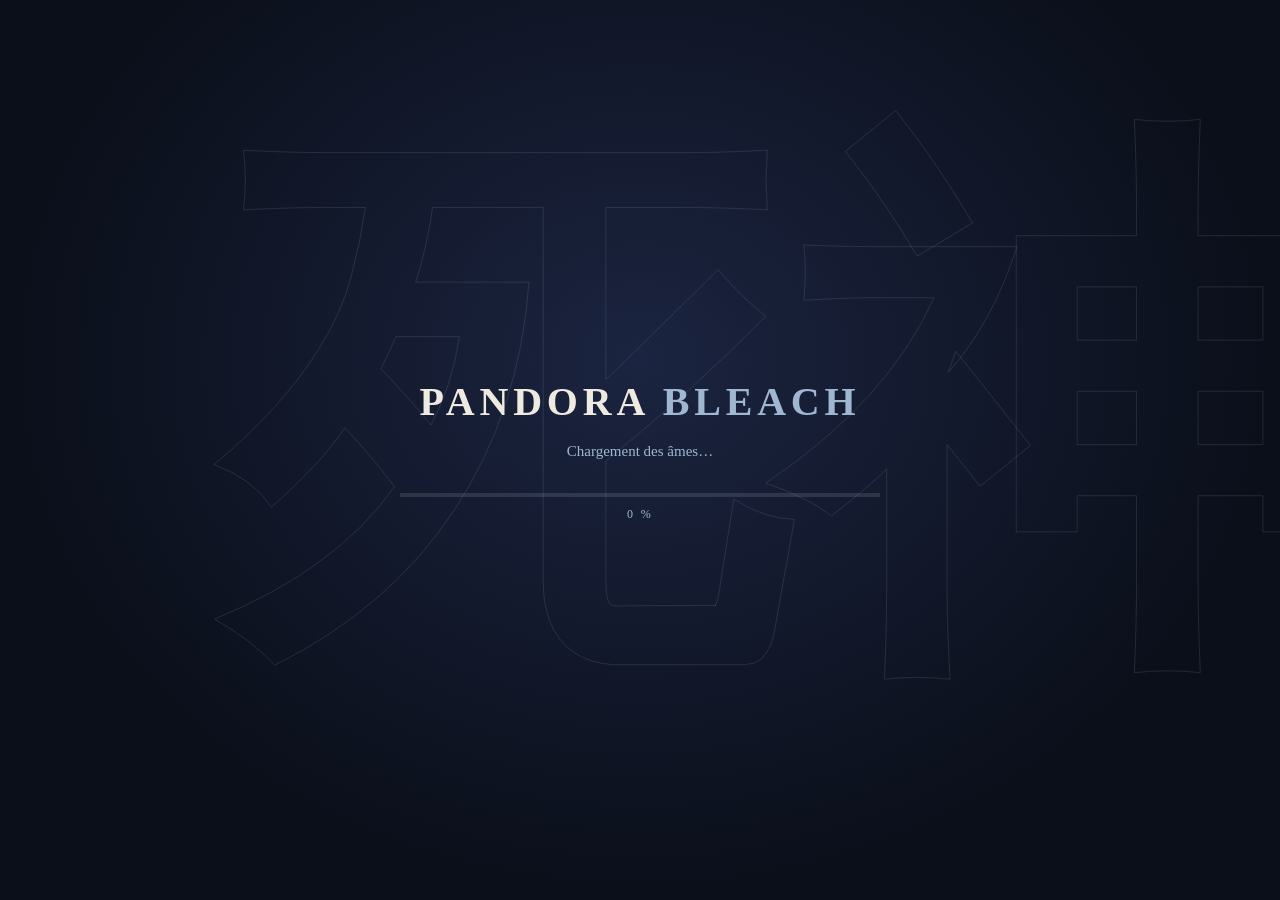
<file: hud/loading/index.html>
<!doctype html>
<html lang="fr">
    <head>
        <meta charset="utf-8">
        <meta name="viewport" content="width=device-width, initial-scale=1">
        <title>Pandora Bleach</title>
        <link rel="stylesheet" href="style.css">
        <script src="index.js"></script>
    </head>
    <body>
        <div class="kanji_bg" aria-hidden="true">死神</div>

        <div class="center">
            <div class="logo">PANDORA <span>BLEACH</span></div>
            <div class="tip" id="tip">Chargement des âmes…</div>
            <div class="bar"><div id="fill"></div></div>
            <div class="percent" id="percent">0 %</div>
        </div>
    </body>
</html>
</file>
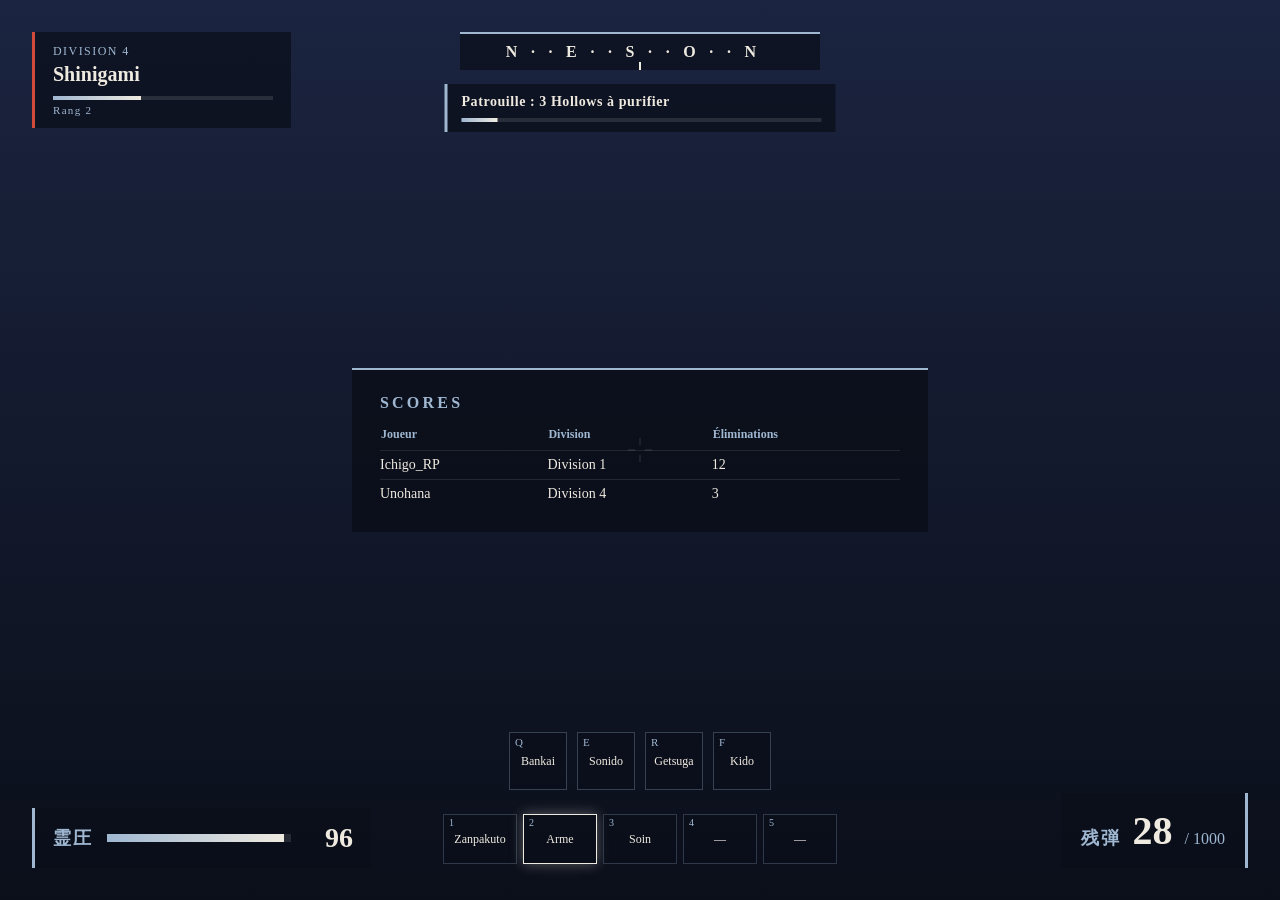
<file: hud/preview/index.html>
<!doctype html>
<html lang="fr">
    <head>
        <meta charset="utf-8">
        <title>Aperçu du HUD Bleach</title>
        <link rel="stylesheet" href="../Client/UI/style.css">
        <style>
            /* Fond de test pour voir la transparence du HUD */
            body { background: linear-gradient(180deg, #1b2440, #0b0f1a); }
        </style>
        <script>
            // Faux objet Events, pour faire tourner le HUD hors de nanos world
            window.__handlers = {};
            window.Events = {
                Subscribe: function (name, fn) { window.__handlers[name] = fn; },
                Call: function () {}
            };
        </script>
        <script src="../Client/UI/index.js"></script>
    </head>
    <body>
        <div id="vignette"></div>
        <div id="hit"></div>
        <div id="toasts"></div>
        <div id="mission">
            <div class="mission_title" id="mission_title">Aucune mission</div>
            <div class="mission_bar"><div id="mission_fill"></div></div>
        </div>
        <div id="player_card">
            <div class="division" id="player_division">DIVISION —</div>
            <div class="name" id="player_name">Shinigami</div>
            <div class="xp_bar"><div id="xp_fill"></div></div>
            <div class="xp_text" id="xp_text">Rang 1</div>
        </div>
        <div id="compass">
            <div class="strip"><span id="compass_strip">N · · E · · S · · O · · N</span></div>
            <div class="marker"></div>
        </div>
        <div id="feed"></div>
        <div id="prompt" class="hidden">
            <span class="key" id="prompt_key">E</span>
            <span id="prompt_text">Ramasser</span>
        </div>
        <div id="crosshair"><span></span><span></span><span></span><span></span></div>
        <div id="scoreboard" class="hidden">
            <div class="sb_title">SCORES</div>
            <table>
                <thead><tr><th>Joueur</th><th>Division</th><th>Éliminations</th></tr></thead>
                <tbody id="score_rows"></tbody>
            </table>
        </div>
        <div id="death" class="hidden">
            <div class="death_title">Tu es tombé</div>
            <div class="death_timer">Réapparition dans <span id="death_seconds">5</span> s</div>
        </div>
        <div id="abilities">
            <div class="slot" data-slot="0"><span class="key">Q</span><span class="label">Bankai</span><div class="cd"></div></div>
            <div class="slot" data-slot="1"><span class="key">E</span><span class="label">Sonido</span><div class="cd"></div></div>
            <div class="slot" data-slot="2"><span class="key">R</span><span class="label">Getsuga</span><div class="cd"></div></div>
            <div class="slot" data-slot="3"><span class="key">F</span><span class="label">Kido</span><div class="cd"></div></div>
        </div>
        <div id="hotbar">
            <div class="hot" data-hot="0"><span class="num">1</span><span class="label">Zanpakuto</span></div>
            <div class="hot active" data-hot="1"><span class="num">2</span><span class="label">Arme</span></div>
            <div class="hot" data-hot="2"><span class="num">3</span><span class="label">Soin</span></div>
            <div class="hot" data-hot="3"><span class="num">4</span><span class="label">—</span></div>
            <div class="hot" data-hot="4"><span class="num">5</span><span class="label">—</span></div>
        </div>
        <div id="chat"><div id="chat_log"></div></div>
        <div id="health_container">
            <span class="kanji">霊圧</span>
            <div class="bar"><div id="health_fill"></div></div>
            <span id="health_current">100</span>
        </div>
        <div id="weapon_ammo_container">
            <span class="kanji">残弾</span>
            <span id="weapon_ammo_clip">30</span>
            <span id="weapon_ammo_bag">/ 1000</span>
        </div>

        <script>
            // Simulation de tout le HUD : vie, munitions, boussole, événements, chat, mission, capacités, dégâts, scores et mort
            let hp = 100, clip = 30, heading = 0, tick = 0, mission = 0, cd = 0;
            const h = window.__handlers;
            if (h.UpdatePlayer) h.UpdatePlayer("Shinigami", 4);
            if (h.UpdateXP) h.UpdateXP(2, 40);
            if (h.SetHotbar) h.SetHotbar(1, "Arme", true);
            if (h.ClearScore) h.ClearScore();
            if (h.AddScoreRow) { h.AddScoreRow("Ichigo_RP", 1, 12); h.AddScoreRow("Unohana", 4, 3); }
            if (h.ShowScoreboard) h.ShowScoreboard(false);
            setInterval(function () {
                tick++;
                hp = hp > 0 ? hp - 2 : 100;
                clip = clip > 0 ? clip - 1 : 30;
                heading = (heading + 3) % 360;
                cd = (cd + 0.05) % 1.05;
                if (h.UpdateHealth) h.UpdateHealth(hp);
                if (h.UpdateWeaponAmmo) h.UpdateWeaponAmmo(true, clip, 1000);
                if (h.UpdateCompass) h.UpdateCompass(heading);
                if (h.SetAbility) h.SetAbility(0, "Bankai", cd);
                if (tick % 8 === 0 && h.AddFeed) h.AddFeed("Hollow vaincu au Rukongai", "kill");
                if (tick % 12 === 0 && h.AddFeed) h.AddFeed("Raid de Hollows dans 5 min", "alert");
                if (tick % 6 === 0 && h.AddChat) h.AddChat("Ichigo_RP", "On part en patrouille ?");
                if (tick % 10 === 0 && h.AddChat) h.AddChat("Unohana", "Je suis là pour les blessés.");
                if (tick % 5 === 0 && h.ShowPrompt) h.ShowPrompt("E", "Ramasser");
                if (tick % 5 === 2 && h.HidePrompt) h.HidePrompt();
                if (tick % 4 === 0 && h.HitMarker) h.HitMarker();
                if (tick % 15 === 0 && h.Toast) h.Toast("Promotion : tu es maintenant lieutenant");
                mission = (mission + 5) % 105;
                if (h.UpdateMission) h.UpdateMission("Patrouille : 3 Hollows à purifier", mission);
                // Scores (Tab) affichés une fois sur deux cycles pour la démo
                if (h.ShowScoreboard) h.ShowScoreboard(tick % 30 < 6);
            }, 400);
        </script>
    </body>
</html>
</file>
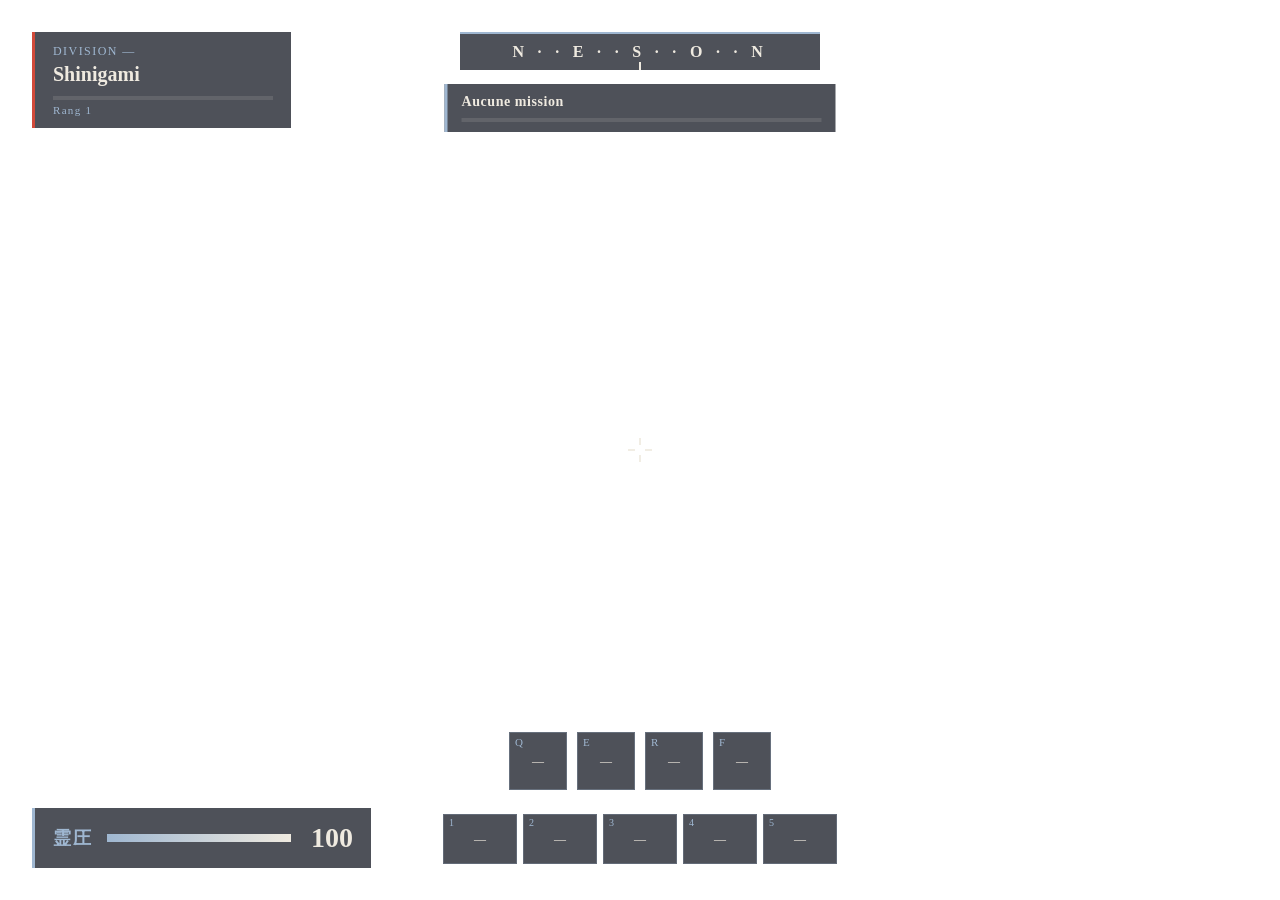
<file: hud/Client/UI/index.html>
<!doctype html>
<html lang="fr">
    <head>
        <meta charset="utf-8">
        <link rel="stylesheet" href="style.css">
        <script src="index.js"></script>
    </head>
    <body>
        <!-- Halo de reiatsu : quand la vie est basse -->
        <div id="vignette"></div>

        <!-- Indicateur de dégâts : sous le réticule -->
        <div id="hit"></div>

        <!-- Notifications : haut centre, sous le bandeau de mission -->
        <div id="toasts"></div>

        <!-- Bandeau de mission -->
        <div id="mission">
            <div class="mission_title" id="mission_title">Aucune mission</div>
            <div class="mission_bar"><div id="mission_fill"></div></div>
        </div>

        <!-- Carte du joueur : haut gauche -->
        <div id="player_card">
            <div class="division" id="player_division">DIVISION —</div>
            <div class="name" id="player_name">Shinigami</div>
            <div class="xp_bar"><div id="xp_fill"></div></div>
            <div class="xp_text" id="xp_text">Rang 1</div>
        </div>

        <!-- Boussole : haut centre -->
        <div id="compass">
            <div class="strip"><span id="compass_strip">N · · E · · S · · O · · N</span></div>
            <div class="marker"></div>
        </div>

        <!-- Fil d'événements : haut droite -->
        <div id="feed"></div>

        <!-- Invite d'action : sous le réticule -->
        <div id="prompt" class="hidden">
            <span class="key" id="prompt_key">E</span>
            <span id="prompt_text">Ramasser</span>
        </div>

        <!-- Réticule : centre -->
        <div id="crosshair"><span></span><span></span><span></span><span></span></div>

        <!-- Tableau des scores (Tab) -->
        <div id="scoreboard" class="hidden">
            <div class="sb_title">SCORES</div>
            <table>
                <thead><tr><th>Joueur</th><th>Division</th><th>Éliminations</th></tr></thead>
                <tbody id="score_rows"></tbody>
            </table>
        </div>

        <!-- Écran de mort -->
        <div id="death" class="hidden">
            <div class="death_title">Tu es tombé</div>
            <div class="death_timer">Réapparition dans <span id="death_seconds">5</span> s</div>
        </div>

        <!-- Capacités : bas centre, au-dessus de la hotbar -->
        <div id="abilities">
            <div class="slot" data-slot="0"><span class="key">Q</span><span class="label">—</span><div class="cd"></div></div>
            <div class="slot" data-slot="1"><span class="key">E</span><span class="label">—</span><div class="cd"></div></div>
            <div class="slot" data-slot="2"><span class="key">R</span><span class="label">—</span><div class="cd"></div></div>
            <div class="slot" data-slot="3"><span class="key">F</span><span class="label">—</span><div class="cd"></div></div>
        </div>

        <!-- Hotbar : bas centre -->
        <div id="hotbar">
            <div class="hot" data-hot="0"><span class="num">1</span><span class="label">—</span></div>
            <div class="hot" data-hot="1"><span class="num">2</span><span class="label">—</span></div>
            <div class="hot" data-hot="2"><span class="num">3</span><span class="label">—</span></div>
            <div class="hot" data-hot="3"><span class="num">4</span><span class="label">—</span></div>
            <div class="hot" data-hot="4"><span class="num">5</span><span class="label">—</span></div>
        </div>

        <!-- Menu pause : au centre, caché par défaut -->
        <div id="pause" class="hidden">
            <div class="pause_title">PAUSE</div>
            <button type="button" onclick="Events.Call('PauseAction', 'resume')">Reprendre</button>
            <button type="button" onclick="Events.Call('PauseAction', 'help')">Aide des commandes</button>
            <button type="button" onclick="Events.Call('PauseAction', 'quit')">Quitter le serveur</button>
        </div>

        <!-- Chat : bas gauche, au-dessus de la vie -->
        <div id="chat">
            <div id="chat_log"></div>
        </div>

        <!-- Reiatsu (vie) : bas gauche -->
        <div id="health_container">
            <span class="kanji">霊圧</span>
            <div class="bar"><div id="health_fill"></div></div>
            <span id="health_current">100</span>
        </div>

        <!-- Munitions : bas droite -->
        <div id="weapon_ammo_container">
            <span class="kanji">残弾</span>
            <span id="weapon_ammo_clip">30</span>
            <span id="weapon_ammo_bag">/ 1000</span>
        </div>
    </body>
</html>
</file>
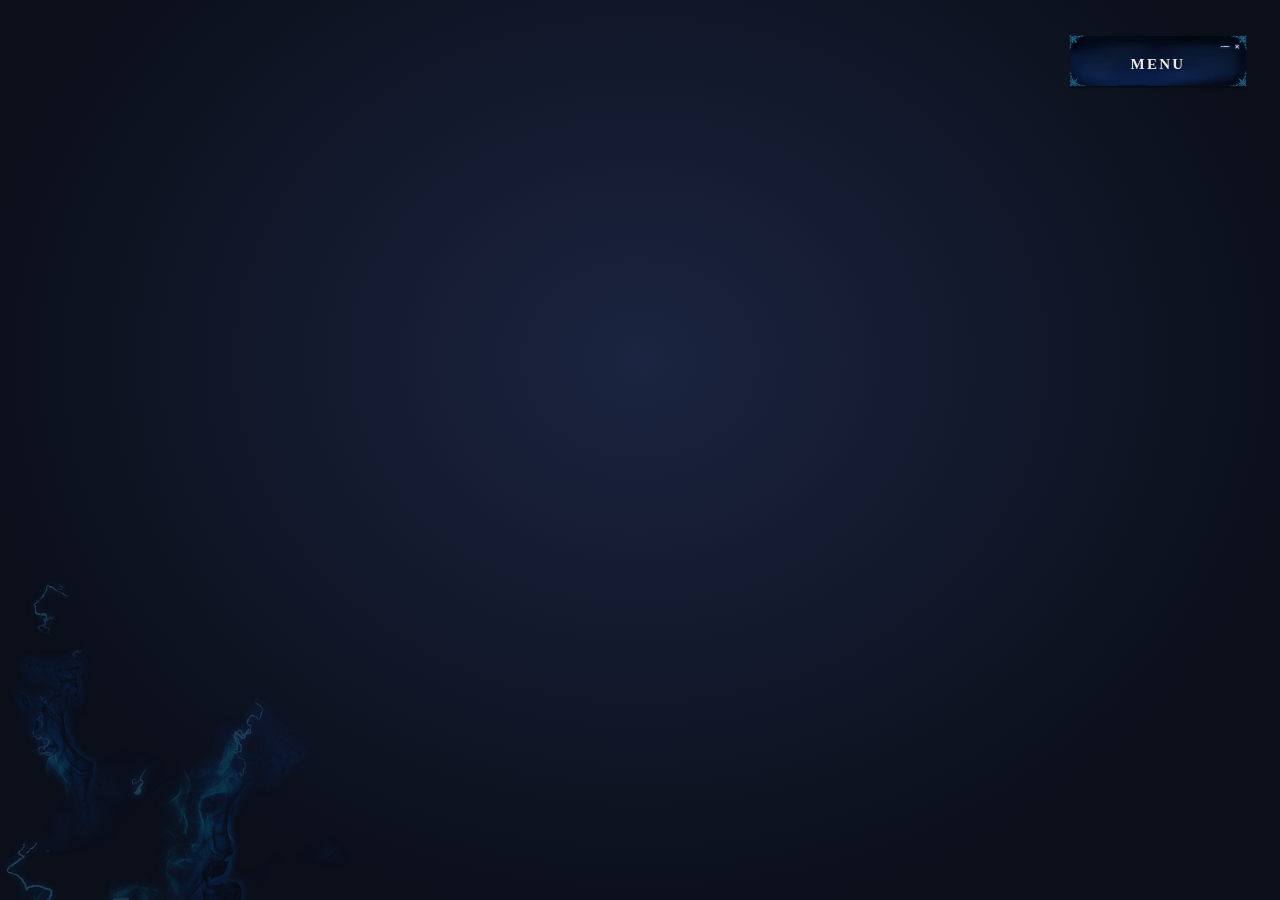
<file: hud/preview/menu.html>
<!doctype html>
<html lang="fr">
    <head>
        <meta charset="utf-8">
        <title>Menu HUD Bleach</title>
        <style>
            body {
                margin: 0;
                height: 100vh;
                overflow: hidden;
                background: radial-gradient(ellipse at 50% 40%, #1b2440, #0b0f1a 75%);
                font-family: "Shippori Mincho B1", "Yu Mincho", serif;
                color: #efeae0;
            }

            .smoke {
                position: absolute;
                left: 0;
                bottom: 0;
                width: 360px;
                opacity: 0.25;
                pointer-events: none;
            }

            #open_menu {
                position: absolute;
                right: 32px;
                top: 32px;
                width: 180px;
                height: 64px;
                padding: 0;
                border: 16px solid transparent;
                border-image: url("../asset/cadre_petit.png") 40 fill / 16px stretch;
                background: transparent;
                color: #efeae0;
                font-family: inherit;
                font-size: 15px;
                font-weight: 700;
                letter-spacing: 0.15em;
                cursor: pointer;
            }
            #open_menu:hover { filter: brightness(1.2); }

            #menu {
                position: absolute;
                left: 50%;
                top: 50%;
                width: 640px;
                height: 432px;
                transform: translate(-50%, -50%);
                box-sizing: border-box;
                border: 48px solid transparent;
                border-image: url("../asset/cadre_large.png") 48 fill / 48px stretch;
                display: none;
                flex-direction: column;
                align-items: center;
                padding: 0;
            }
            #menu.open { display: flex; }

            #menu .title {
                margin-top: 10px;
                font-size: 26px;
                font-weight: 800;
                letter-spacing: 0.3em;
                color: #efeae0;
                text-shadow: 0 0 14px rgba(159, 183, 209, 0.7);
            }

            #menu .buttons {
                margin-top: 16px;
                display: flex;
                flex-direction: column;
                gap: 8px;
                align-items: center;
            }
            #menu.rolling .buttons { display: none; }

            #menu button.option {
                width: 300px;
                height: 48px;
                padding: 0;
                border: 12px solid transparent;
                border-image: url("../asset/cadre_petit.png") 40 fill / 12px stretch;
                background: transparent;
                color: #efeae0;
                font-family: inherit;
                font-size: 16px;
                cursor: pointer;
            }
            #menu button.option:hover { filter: brightness(1.25); }

            #close_menu {
                position: absolute;
                right: -32px;
                top: -38px;
                width: 56px;
                height: 56px;
                padding: 0;
                border: none;
                background: transparent;
                cursor: pointer;
            }

            /* ===== Reroll : roue de zanpakuto en 3D ===== */
            #roll {
                display: none;
                flex-direction: column;
                align-items: center;
                margin-top: 6px;
            }
            #menu.rolling #roll { display: flex; }

            .stage {
                position: relative;
                width: 420px;
                height: 250px;
                perspective: 1000px;
            }
            /* La roue est inclinée vers le haut pour donner de la profondeur */
            .wheel {
                position: absolute;
                left: 50%;
                top: 50%;
                width: 0;
                height: 0;
                transform-style: preserve-3d;
                transform: rotateX(-14deg) rotateY(0deg);
                transition: transform 6.5s cubic-bezier(0.05, 0.75, 0.15, 1);
            }
            .card {
                position: absolute;
                width: 96px;
                height: 120px;
                left: -48px;
                top: -60px;
                display: flex;
                flex-direction: column;
                align-items: center;
                justify-content: center;
                gap: 4px;
                background: rgba(11, 15, 26, 0.85);
                border: 1px solid rgba(159, 183, 209, 0.55);
                box-shadow: inset 0 0 20px rgba(159, 183, 209, 0.25);
                backface-visibility: hidden;
            }
            .card .kanji {
                font-size: 48px;
                font-weight: 800;
                color: #efeae0;
                line-height: 1;
            }
            .card .label {
                font-size: 10px;
                letter-spacing: 0.1em;
                color: #9fb7d1;
            }
            .card.win {
                border-color: #efeae0;
                box-shadow: 0 0 34px rgba(239, 234, 224, 0.9), inset 0 0 26px rgba(159, 183, 209, 0.5);
            }

            /* Anneau de choc à l'arrêt */
            .ring {
                position: absolute;
                left: 50%;
                top: 50%;
                width: 300px;
                height: 300px;
                margin: -150px 0 0 -150px;
                border-radius: 50%;
                border: 2px solid #efeae0;
                transform: scale(0.2);
                opacity: 0;
                pointer-events: none;
            }
            .ring.go { animation: shock 1s ease-out forwards; }
            @keyframes shock {
                0% { transform: scale(0.2); opacity: 0.9; }
                100% { transform: scale(1.4); opacity: 0; }
            }

            #roll_result {
                margin-top: 4px;
                min-height: 48px;
                font-size: 18px;
                text-align: center;
                color: #efeae0;
                opacity: 0;
                transition: opacity 0.5s ease;
            }
            #roll_result.show { opacity: 1; }
            #roll_result small {
                display: block;
                margin-top: 6px;
                font-size: 12px;
                color: #9fb7d1;
                cursor: pointer;
            }
        </style>
    </head>
    <body>
        <img class="smoke" src="../asset/fumee.png" alt="">

        <button id="open_menu" type="button">MENU</button>

        <div id="menu" role="dialog" aria-labelledby="menu_title">
            <button id="close_menu" type="button" aria-label="Fermer"></button>
            <div class="title" id="menu_title">MENU</div>

            <div class="buttons">
                <button class="option" type="button">Inventaire</button>
                <button class="option" type="button">Missions</button>
                <button class="option" type="button">Division</button>
                <button class="option" type="button">Aide des commandes</button>
                <button class="option" id="reroll_btn" type="button">Reroll</button>
            </div>

            <div id="roll">
                <div class="stage">
                    <div class="wheel" id="wheel"></div>
                    <div class="ring" id="ring"></div>
                </div>
                <div id="roll_result">
                    <span id="roll_text"></span>
                    <small id="roll_back">Clique pour revenir</small>
                </div>
            </div>
        </div>

        <script>
            const menu = document.getElementById("menu");
            const wheel = document.getElementById("wheel");
            const ring = document.getElementById("ring");
            const result = document.getElementById("roll_result");
            const rollText = document.getElementById("roll_text");

            // Douze cartes disposées en cercle autour de l'axe vertical
            const cards = [
                ["霊", "REIATSU +10"], ["斬", "BANKAI"], ["炎", "GETSUGA"], ["氷", "HYORIN"],
                ["闇", "HUECO"], ["月", "TSUKUYOMI"], ["虚", "HOLLOW"], ["風", "SONIDO"],
                ["雷", "RAIKO"], ["血", "SANGRE"], ["刃", "ZANPAKUTO"], ["死", "SHINIGAMI"]
            ];
            const RADIUS = 210;
            const outcomes = cards.map(c => c[1] + " : nouvelle capacité débloquée");
            const elements = cards.map(function (c, i) {
                const card = document.createElement("div");
                card.className = "card";
                const step = 360 / cards.length;
                card.style.transform = "rotateY(" + (i * step) + "deg) translateZ(" + RADIUS + "px)";
                card.innerHTML = '<span class="kanji">' + c[0] + '</span><span class="label">' + c[1] + '</span>';
                wheel.appendChild(card);
                return card;
            });

            let angle = 0;
            let rolling = false;

            document.getElementById("open_menu").addEventListener("click", function () {
                menu.classList.add("open");
            });

            function closeMenu() {
                menu.classList.remove("open", "rolling");
                result.classList.remove("show");
                elements.forEach(e => e.classList.remove("win"));
            }
            document.getElementById("close_menu").addEventListener("click", closeMenu);
            document.addEventListener("keydown", function (e) {
                if (e.key === "Escape") closeMenu();
            });

            // Reroll : la roue tourne longtemps, en ralentissant, puis s'arrête sur une carte tirée au hasard
            document.getElementById("reroll_btn").addEventListener("click", function () {
                if (rolling) return;
                rolling = true;
                menu.classList.add("rolling");
                result.classList.remove("show");
                elements.forEach(e => e.classList.remove("win"));
                // Force le recalcul avant de tourner, sinon le navigateur saute la transition
                void wheel.offsetWidth;

                const target = Math.floor(Math.random() * cards.length);
                const step = 360 / cards.length;
                // Angle final qui met la carte choisie devant, précédé de 8 tours complets
                const mod = ((-target * step - angle) % 360 + 360) % 360;
                angle = angle + 2880 + mod;
                wheel.style.transform = "rotateX(-14deg) rotateY(" + angle + "deg)";

                setTimeout(function () {
                    elements[target].classList.add("win");
                    ring.classList.remove("go");
                    void ring.offsetWidth;
                    ring.classList.add("go");
                    rollText.textContent = outcomes[target];
                    result.classList.add("show");
                    rolling = false;
                }, 6600);
            });

            document.getElementById("roll_back").addEventListener("click", function () {
                if (rolling) return;
                menu.classList.remove("rolling");
                result.classList.remove("show");
            });
        </script>
    </body>
</html>
</file>
<file: hud/loading/style.css>
/* Écran de chargement Bleach : bleu nuit, ivoire, bleu spirituel */
:root {
    --ivory: #efeae0;
    --spirit: #9fb7d1;
}

html, body {
    margin: 0;
    width: 100%;
    height: 100%;
    overflow: hidden;
    background: radial-gradient(ellipse at 50% 40%, #1b2440, #0b0f1a 70%);
    color: var(--ivory);
    font-family: "Shippori Mincho B1", "Yu Mincho", serif;
}

.kanji_bg {
    position: absolute;
    right: -60px;
    top: 40px;
    font-size: 560px;
    font-weight: 800;
    color: transparent;
    -webkit-text-stroke: 1px rgba(159, 183, 209, 0.15);
    user-select: none;
}

.center {
    position: absolute;
    left: 50%;
    top: 50%;
    transform: translate(-50%, -50%);
    width: 480px;
    text-align: center;
}

.logo {
    font-size: 40px;
    font-weight: 800;
    letter-spacing: 0.12em;
}
.logo span {
    color: var(--spirit);
}

.tip {
    margin-top: 18px;
    font-size: 15px;
    color: var(--spirit);
    min-height: 22px;
    transition: opacity 0.4s ease;
}
.tip.fade { opacity: 0; }

.bar {
    margin-top: 28px;
    height: 4px;
    background: rgba(239, 234, 224, 0.12);
}

#fill {
    height: 100%;
    width: 0%;
    background: linear-gradient(90deg, var(--spirit), var(--ivory));
    transition: width 0.3s linear;
}

.percent {
    margin-top: 10px;
    font-size: 12px;
    letter-spacing: 0.2em;
    color: var(--spirit);
}
</file>
<file: hud/Client/UI/style.css>
/* HUD Bleach : bleu spirituel, ivoire, rouge Hollow quand la vie est basse */
:root {
    --ivory: #efeae0;
    --spirit: #9fb7d1;
    --hollow: #d24a3a;
    --panel: rgba(11, 15, 26, 0.72);
}

html, body {
    margin: 0;
    padding: 0;
    width: 100%;
    height: 100%;
    overflow: hidden;
    background: transparent;
    font-family: "Shippori Mincho B1", "Yu Mincho", serif;
    color: var(--ivory);
}

.kanji {
    font-weight: 800;
    font-size: 18px;
    color: var(--spirit);
    letter-spacing: 0.1em;
}

/* Vie (reiatsu) : bas gauche */
#health_container {
    position: absolute;
    left: 32px;
    bottom: 32px;
    width: 300px;
    padding: 14px 18px;
    background: var(--panel);
    border-left: 3px solid var(--spirit);
    display: flex;
    align-items: center;
    gap: 14px;
}
#health_container .bar {
    flex: 1;
    height: 8px;
    background: rgba(239, 234, 224, 0.12);
}
#health_fill {
    width: 100%;
    height: 100%;
    background: linear-gradient(90deg, var(--spirit), var(--ivory));
    transition: width 0.3s ease, background 0.3s ease;
}
#health_current {
    font-size: 28px;
    font-weight: 800;
    min-width: 48px;
    text-align: right;
}

/* Munitions : bas droite */
#weapon_ammo_container {
    display: none;
    position: absolute;
    right: 32px;
    bottom: 32px;
    padding: 14px 20px;
    background: var(--panel);
    border-right: 3px solid var(--spirit);
    align-items: baseline;
    gap: 12px;
}
#weapon_ammo_clip {
    font-size: 40px;
    font-weight: 800;
}
#weapon_ammo_bag {
    font-size: 16px;
    color: var(--spirit);
}

/* Carte du joueur : haut gauche */
#player_card {
    position: absolute;
    left: 32px;
    top: 32px;
    padding: 12px 18px;
    background: var(--panel);
    border-left: 3px solid var(--hollow);
}
#player_card .division {
    font-size: 12px;
    letter-spacing: 0.12em;
    color: var(--spirit);
}
#player_card .name {
    font-size: 20px;
    font-weight: 800;
    margin-top: 4px;
}
#player_card .xp_bar {
    margin-top: 10px;
    height: 4px;
    width: 220px;
    background: rgba(239, 234, 224, 0.12);
}
#xp_fill {
    height: 100%;
    width: 0%;
    background: linear-gradient(90deg, var(--spirit), var(--ivory));
    transition: width 0.5s ease;
}
#player_card .xp_text {
    margin-top: 4px;
    font-size: 11px;
    letter-spacing: 0.12em;
    color: var(--spirit);
}

/* Boussole : haut centre */
#compass {
    position: absolute;
    left: 50%;
    top: 32px;
    transform: translateX(-50%);
    width: 360px;
    height: 36px;
    overflow: hidden;
    background: var(--panel);
    border-top: 2px solid var(--spirit);
}
#compass .strip {
    position: absolute;
    left: 50%;
    top: 0;
    width: 400px;
    margin-left: -200px;
    text-align: center;
    font-size: 16px;
    font-weight: 800;
    line-height: 36px;
    letter-spacing: 0.3em;
}
#compass_strip {
    display: inline-block;
    white-space: nowrap;
    transition: transform 0.15s linear;
}
#compass .marker {
    position: absolute;
    left: 50%;
    bottom: 0;
    width: 2px;
    height: 8px;
    margin-left: -1px;
    background: var(--ivory);
}

/* Bandeau de mission : sous la boussole */
#mission {
    position: absolute;
    left: 50%;
    top: 84px;
    transform: translateX(-50%);
    width: 360px;
    padding: 10px 14px;
    background: var(--panel);
    border-left: 3px solid var(--spirit);
}
.mission_title {
    font-size: 14px;
    font-weight: 800;
    letter-spacing: 0.04em;
}
.mission_bar {
    margin-top: 8px;
    height: 4px;
    background: rgba(239, 234, 224, 0.12);
}
#mission_fill {
    height: 100%;
    width: 0%;
    background: linear-gradient(90deg, var(--spirit), var(--ivory));
    transition: width 0.4s ease;
}

/* Notifications : haut centre, sous le bandeau de mission */
#toasts {
    position: absolute;
    left: 50%;
    top: 150px;
    transform: translateX(-50%);
    display: flex;
    flex-direction: column;
    gap: 8px;
    align-items: center;
    pointer-events: none;
}
.toast {
    padding: 10px 18px;
    background: var(--panel);
    border-top: 2px solid var(--spirit);
    font-size: 15px;
    transition: opacity 0.6s ease, transform 0.6s ease;
    animation: toastIn 0.4s ease;
}
.toast.out { opacity: 0; transform: translateY(-8px); }
@keyframes toastIn {
    from { opacity: 0; transform: translateY(-10px); }
    to { opacity: 1; transform: translateY(0); }
}

/* Fil d'événements : haut droite */
#feed {
    position: absolute;
    right: 32px;
    top: 32px;
    width: 300px;
    display: flex;
    flex-direction: column;
    gap: 6px;
    align-items: flex-end;
}
.feed_line {
    padding: 6px 12px;
    background: var(--panel);
    font-size: 14px;
    border-right: 3px solid var(--spirit);
    animation: feedIn 0.3s ease;
}
.feed_line.kill { border-right-color: var(--hollow); }
.feed_line.alert { border-right-color: var(--hollow); color: #f08a7a; }
@keyframes feedIn {
    from { opacity: 0; transform: translateX(20px); }
    to { opacity: 1; transform: translateX(0); }
}

/* Réticule : centre */
#crosshair {
    position: absolute;
    left: 50%;
    top: 50%;
    width: 24px;
    height: 24px;
    margin: -12px 0 0 -12px;
}
#crosshair span {
    position: absolute;
    background: var(--ivory);
    opacity: 0.85;
}
#crosshair span:nth-child(1) { left: 11px; top: 0; width: 2px; height: 7px; }
#crosshair span:nth-child(2) { left: 11px; bottom: 0; width: 2px; height: 7px; }
#crosshair span:nth-child(3) { top: 11px; left: 0; width: 7px; height: 2px; }
#crosshair span:nth-child(4) { top: 11px; right: 0; width: 7px; height: 2px; }

/* Indicateur de dégâts : sous le réticule */
#hit {
    position: absolute;
    left: 50%;
    top: 50%;
    width: 36px;
    height: 36px;
    margin: -18px;
    opacity: 0;
    pointer-events: none;
}
#hit::before, #hit::after {
    content: "";
    position: absolute;
    left: 50%;
    top: 50%;
    width: 22px;
    height: 2px;
    background: var(--hollow);
}
#hit::before { transform: translate(-50%, -50%) rotate(45deg); }
#hit::after { transform: translate(-50%, -50%) rotate(-45deg); }
#hit.flash { animation: hitFlash 0.35s ease-out; }
@keyframes hitFlash {
    from { opacity: 1; }
    to { opacity: 0; }
}

/* Invite d'action : sous le réticule */
#prompt {
    position: absolute;
    left: 50%;
    top: calc(50% + 40px);
    transform: translateX(-50%);
    display: flex;
    align-items: center;
    gap: 12px;
    padding: 8px 16px;
    background: var(--panel);
    font-size: 16px;
    font-weight: 800;
    transition: opacity 0.2s ease;
}
#prompt.hidden { opacity: 0; pointer-events: none; }
#prompt .key {
    display: inline-block;
    min-width: 28px;
    padding: 2px 8px;
    text-align: center;
    border: 1px solid var(--spirit);
    color: var(--ivory);
    font-size: 14px;
}

/* Chat : bas gauche, au-dessus de la vie */
#chat {
    position: absolute;
    left: 32px;
    bottom: 100px;
    width: 380px;
    pointer-events: none;
}
#chat_log {
    display: flex;
    flex-direction: column;
    gap: 4px;
}
.chat_line {
    padding: 4px 10px;
    background: rgba(11, 15, 26, 0.55);
    font-size: 14px;
    line-height: 1.4;
    transition: opacity 1.5s ease;
}
.chat_line.fade { opacity: 0; }
.chat_author {
    color: var(--spirit);
    font-weight: 800;
}

/* Capacités : au-dessus de la hotbar */
#abilities {
    position: absolute;
    left: 50%;
    bottom: 110px;
    transform: translateX(-50%);
    display: flex;
    gap: 10px;
}
#abilities .slot {
    position: relative;
    width: 56px;
    height: 56px;
    background: var(--panel);
    border: 1px solid rgba(159, 183, 209, 0.3);
    overflow: hidden;
    display: flex;
    flex-direction: column;
    align-items: center;
    justify-content: center;
}
#abilities .key {
    position: absolute;
    top: 3px;
    left: 5px;
    font-size: 11px;
    color: var(--spirit);
}
#abilities .label {
    font-size: 12px;
    text-align: center;
    padding: 0 4px;
}
#abilities .cd {
    position: absolute;
    left: 0;
    bottom: 0;
    width: 100%;
    height: 0%;
    background: rgba(11, 15, 26, 0.7);
    transition: height 0.2s linear;
}

/* Hotbar : bas centre */
#hotbar {
    position: absolute;
    left: 50%;
    bottom: 36px;
    transform: translateX(-50%);
    display: flex;
    gap: 6px;
}
#hotbar .hot {
    position: relative;
    width: 72px;
    height: 48px;
    background: var(--panel);
    border: 1px solid rgba(159, 183, 209, 0.25);
    display: flex;
    flex-direction: column;
    align-items: center;
    justify-content: center;
    font-size: 12px;
}
#hotbar .num {
    position: absolute;
    top: 2px;
    left: 5px;
    font-size: 10px;
    color: var(--spirit);
}
#hotbar .hot.active {
    border-color: var(--ivory);
    box-shadow: 0 0 12px rgba(239, 234, 224, 0.35);
}

/* Tableau des scores : au centre */
#scoreboard {
    position: absolute;
    left: 50%;
    top: 50%;
    transform: translate(-50%, -50%);
    min-width: 520px;
    padding: 24px 28px;
    background: rgba(11, 15, 26, 0.9);
    border-top: 2px solid var(--spirit);
}
#scoreboard.hidden { display: none; }
.sb_title {
    font-size: 16px;
    font-weight: 800;
    letter-spacing: 0.2em;
    margin-bottom: 14px;
    color: var(--spirit);
}
#scoreboard table { width: 100%; border-collapse: collapse; font-size: 14px; }
#scoreboard th {
    text-align: left;
    font-size: 12px;
    color: var(--spirit);
    font-weight: 600;
    padding-bottom: 8px;
}
#scoreboard td { padding: 6px 0; border-top: 1px solid rgba(239, 234, 224, 0.1); }

/* Écran de mort : plein écran, voile sombre */
#death {
    position: absolute;
    inset: 0;
    display: flex;
    flex-direction: column;
    align-items: center;
    justify-content: center;
    background: rgba(11, 15, 26, 0.75);
}
#death.hidden { display: none; }
.death_title {
    font-size: 56px;
    font-weight: 800;
    color: var(--ivory);
}
.death_timer {
    margin-top: 16px;
    font-size: 18px;
    color: var(--spirit);
}

/* Menu pause : au centre, voile sombre */
#pause {
    position: absolute;
    inset: 0;
    display: flex;
    flex-direction: column;
    align-items: center;
    justify-content: center;
    gap: 14px;
    background: rgba(11, 15, 26, 0.7);
    pointer-events: auto;
}
#pause.hidden { display: none; }
.pause_title {
    font-size: 48px;
    font-weight: 800;
    letter-spacing: 0.3em;
    margin-bottom: 20px;
    color: var(--ivory);
}
#pause button {
    width: 320px;
    padding: 14px;
    background: var(--panel);
    border: 1px solid var(--spirit);
    color: var(--ivory);
    font-family: inherit;
    font-size: 16px;
    cursor: pointer;
}
#pause button:hover {
    background: rgba(159, 183, 209, 0.2);
}

/* Halo de reiatsu : bords rouges quand la vie est basse */
#vignette {
    position: absolute;
    inset: 0;
    pointer-events: none;
    opacity: 0;
    transition: opacity 0.5s ease;
    background: radial-gradient(ellipse at center, transparent 55%, rgba(210, 74, 58, 0.45) 100%);
}
#vignette.on { opacity: 1; }
</file>
